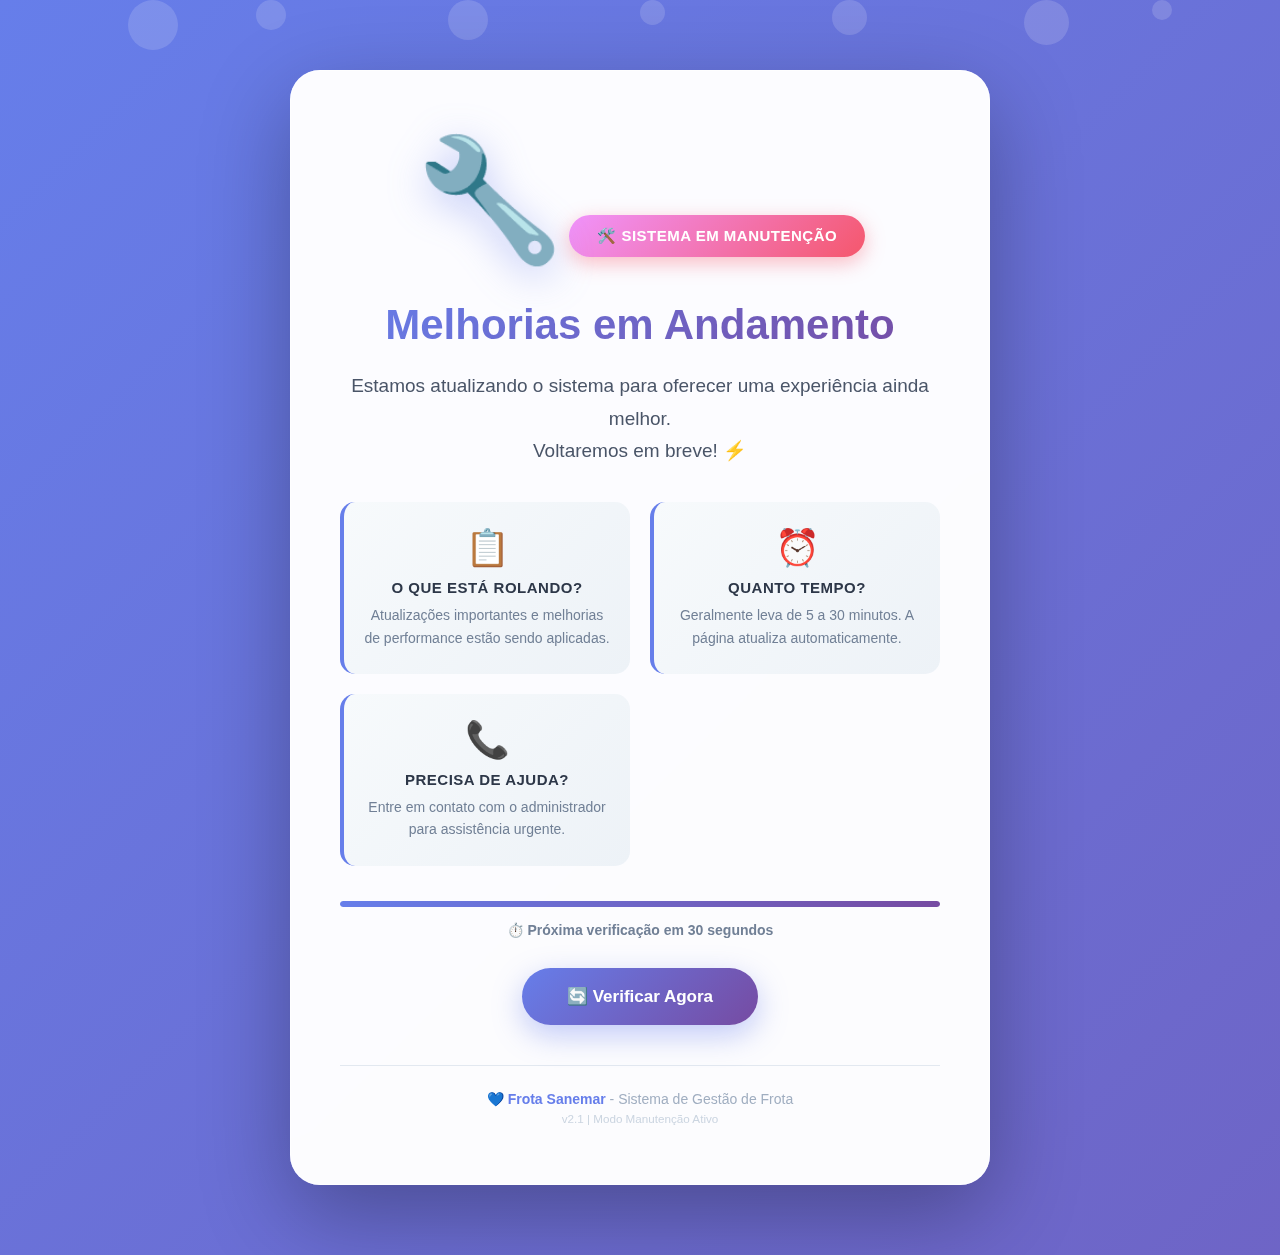
<file: templates/maintenance.html>
<!DOCTYPE html>
<html lang="pt-BR">
<head>
    <meta charset="UTF-8">
    <meta name="viewport" content="width=device-width, initial-scale=1.0">
    <title>🔧 Manutenção - Frota Sanemar</title>
    <link rel="icon" href="data:image/svg+xml,<svg xmlns=%22http://www.w3.org/2000/svg%22 viewBox=%220 0 100 100%22><text y=%22.9em%22 font-size=%2290%22>🔧</text></svg>">
    <style>
        * {
            margin: 0;
            padding: 0;
            box-sizing: border-box;
        }
        
        body {
            font-family: -apple-system, BlinkMacSystemFont, 'Segoe UI', 'Roboto', 'Oxygen', 'Ubuntu', 'Cantarell', sans-serif;
            background: linear-gradient(135deg, #667eea 0%, #764ba2 50%, #f093fb 100%);
            background-size: 400% 400%;
            animation: gradientShift 15s ease infinite;
            min-height: 100vh;
            padding: 20px;
            overflow-y: auto;
            overflow-x: hidden;
        }
        
        @keyframes gradientShift {
            0% { background-position: 0% 50%; }
            50% { background-position: 100% 50%; }
            100% { background-position: 0% 50%; }
        }
        
        /* Floating particles */
        .particles {
            position: fixed;
            top: 0;
            left: 0;
            width: 100%;
            height: 100%;
            pointer-events: none;
            z-index: 1;
        }
        
        .particle {
            position: absolute;
            background: rgba(255, 255, 255, 0.15);
            border-radius: 50%;
            animation: float 20s infinite;
        }
        
        @keyframes float {
            0%, 100% { transform: translateY(0) rotate(0deg); opacity: 0; }
            10% { opacity: 1; }
            90% { opacity: 1; }
            100% { transform: translateY(-100vh) rotate(360deg); opacity: 0; }
        }
        
        .container {
            position: relative;
            z-index: 10;
            background: rgba(255, 255, 255, 0.98);
            backdrop-filter: blur(10px);
            border-radius: 30px;
            padding: 60px 50px;
            max-width: 700px;
            width: 100%;
            margin: 50px auto;
            text-align: center;
            box-shadow: 0 30px 90px rgba(0, 0, 0, 0.3), 
                        0 0 0 1px rgba(255, 255, 255, 0.5) inset;
            animation: slideUp 0.8s cubic-bezier(0.16, 1, 0.3, 1);
        }
        
        @keyframes slideUp {
            from {
                opacity: 0;
                transform: translateY(60px) scale(0.95);
            }
            to {
                opacity: 1;
                transform: translateY(0) scale(1);
            }
        }
        
        .icon-container {
            position: relative;
            display: inline-block;
            margin-bottom: 30px;
        }
        
        .icon {
            font-size: 120px;
            display: inline-block;
            animation: wrenchRotate 3s ease-in-out infinite;
            filter: drop-shadow(0 10px 20px rgba(102, 126, 234, 0.4));
        }
        
        @keyframes wrenchRotate {
            0%, 100% { transform: rotate(-15deg); }
            50% { transform: rotate(15deg); }
        }
        
        .pulse-ring {
            position: absolute;
            top: 50%;
            left: 50%;
            transform: translate(-50%, -50%);
            width: 160px;
            height: 160px;
            border: 3px solid #667eea;
            border-radius: 50%;
            opacity: 0;
            animation: pulse 2s infinite;
        }
        
        @keyframes pulse {
            0% {
                transform: translate(-50%, -50%) scale(0.5);
                opacity: 0.8;
            }
            100% {
                transform: translate(-50%, -50%) scale(1.5);
                opacity: 0;
            }
        }
        
        .status-badge {
            display: inline-block;
            background: linear-gradient(135deg, #f093fb 0%, #f5576c 100%);
            color: white;
            padding: 12px 28px;
            border-radius: 25px;
            font-weight: 700;
            font-size: 15px;
            letter-spacing: 0.5px;
            margin-bottom: 25px;
            box-shadow: 0 6px 20px rgba(245, 87, 108, 0.4);
            animation: statusPulse 2s ease-in-out infinite;
        }
        
        @keyframes statusPulse {
            0%, 100% { transform: scale(1); }
            50% { transform: scale(1.05); }
        }
        
        h1 {
            color: #2d3748;
            font-size: 42px;
            font-weight: 800;
            margin-bottom: 20px;
            background: linear-gradient(135deg, #667eea 0%, #764ba2 100%);
            -webkit-background-clip: text;
            -webkit-text-fill-color: transparent;
            background-clip: text;
            line-height: 1.2;
        }
        
        .subtitle {
            color: #4a5568;
            font-size: 19px;
            margin-bottom: 35px;
            line-height: 1.7;
            font-weight: 400;
        }
        
        .info-grid {
            display: grid;
            grid-template-columns: repeat(auto-fit, minmax(200px, 1fr));
            gap: 20px;
            margin: 35px 0;
        }
        
        .info-card {
            background: linear-gradient(135deg, #f7fafc 0%, #edf2f7 100%);
            border-radius: 15px;
            padding: 25px 20px;
            border-left: 4px solid #667eea;
            transition: all 0.3s ease;
        }
        
        .info-card:hover {
            transform: translateY(-5px);
            box-shadow: 0 10px 30px rgba(102, 126, 234, 0.2);
        }
        
        .info-card .icon-emoji {
            font-size: 36px;
            margin-bottom: 10px;
            display: block;
        }
        
        .info-card h3 {
            color: #2d3748;
            font-size: 15px;
            font-weight: 700;
            margin-bottom: 8px;
            text-transform: uppercase;
            letter-spacing: 0.5px;
        }
        
        .info-card p {
            color: #718096;
            font-size: 14px;
            line-height: 1.6;
        }
        
        .refresh-btn {
            background: linear-gradient(135deg, #667eea 0%, #764ba2 100%);
            color: white;
            border: none;
            padding: 18px 45px;
            border-radius: 30px;
            font-size: 17px;
            font-weight: 700;
            cursor: pointer;
            margin-top: 30px;
            transition: all 0.3s cubic-bezier(0.16, 1, 0.3, 1);
            box-shadow: 0 10px 30px rgba(102, 126, 234, 0.4);
            position: relative;
            overflow: hidden;
        }
        
        .refresh-btn::before {
            content: '';
            position: absolute;
            top: 0;
            left: -100%;
            width: 100%;
            height: 100%;
            background: linear-gradient(90deg, transparent, rgba(255,255,255,0.3), transparent);
            transition: left 0.5s;
        }
        
        .refresh-btn:hover::before {
            left: 100%;
        }
        
        .refresh-btn:hover {
            transform: translateY(-3px);
            box-shadow: 0 15px 40px rgba(102, 126, 234, 0.6);
        }
        
        .refresh-btn:active {
            transform: translateY(-1px);
        }
        
        .progress-bar {
            width: 100%;
            height: 6px;
            background: #e2e8f0;
            border-radius: 10px;
            margin: 30px 0 15px;
            overflow: hidden;
        }
        
        .progress-fill {
            height: 100%;
            background: linear-gradient(90deg, #667eea 0%, #764ba2 50%, #f093fb 100%);
            background-size: 200% 100%;
            animation: progressSlide 2s linear infinite;
            border-radius: 10px;
        }
        
        @keyframes progressSlide {
            0% { background-position: 200% 0; }
            100% { background-position: -200% 0; }
        }
        
        .countdown {
            color: #718096;
            font-size: 14px;
            margin-top: 10px;
            font-weight: 600;
        }
        
        .footer {
            color: #a0aec0;
            font-size: 14px;
            margin-top: 40px;
            padding-top: 25px;
            border-top: 1px solid #e2e8f0;
        }
        
        .footer strong {
            color: #667eea;
            font-weight: 700;
        }
        
        @media (max-width: 768px) {
            .container {
                padding: 40px 30px;
                border-radius: 20px;
            }
            
            .icon {
                font-size: 80px;
            }
            
            h1 {
                font-size: 32px;
            }
            
            .subtitle {
                font-size: 16px;
            }
            
            .info-grid {
                grid-template-columns: 1fr;
            }
            
            .refresh-btn {
                width: 100%;
            }
        }
    </style>
</head>
<body>
    <!-- Floating Particles -->
    <div class="particles">
        <div class="particle" style="width: 50px; height: 50px; left: 10%; animation-delay: 0s;"></div>
        <div class="particle" style="width: 30px; height: 30px; left: 20%; animation-delay: 2s;"></div>
        <div class="particle" style="width: 40px; height: 40px; left: 35%; animation-delay: 4s;"></div>
        <div class="particle" style="width: 25px; height: 25px; left: 50%; animation-delay: 1s;"></div>
        <div class="particle" style="width: 35px; height: 35px; left: 65%; animation-delay: 3s;"></div>
        <div class="particle" style="width: 45px; height: 45px; left: 80%; animation-delay: 5s;"></div>
        <div class="particle" style="width: 20px; height: 20px; left: 90%; animation-delay: 2.5s;"></div>
    </div>

    <div class="container">
        <div class="icon-container">
            <div class="pulse-ring"></div>
            <div class="pulse-ring" style="animation-delay: 1s;"></div>
            <div class="icon">🔧</div>
        </div>
        
        <div class="status-badge">
            🛠️ SISTEMA EM MANUTENÇÃO
        </div>
        
        <h1>Melhorias em Andamento</h1>
        
        <p class="subtitle">
            Estamos atualizando o sistema para oferecer uma experiência ainda melhor.<br>
            Voltaremos em breve! ⚡
        </p>
        
        <div class="info-grid">
            <div class="info-card">
                <span class="icon-emoji">📋</span>
                <h3>O que está rolando?</h3>
                <p>Atualizações importantes e melhorias de performance estão sendo aplicadas.</p>
            </div>
            
            <div class="info-card">
                <span class="icon-emoji">⏰</span>
                <h3>Quanto tempo?</h3>
                <p>Geralmente leva de 5 a 30 minutos. A página atualiza automaticamente.</p>
            </div>
            
            <div class="info-card">
                <span class="icon-emoji">📞</span>
                <h3>Precisa de ajuda?</h3>
                <p>Entre em contato com o administrador para assistência urgente.</p>
            </div>
        </div>
        
        <div class="progress-bar">
            <div class="progress-fill"></div>
        </div>
        
        <div class="countdown">
            ⏱️ Próxima verificação em <span id="countdown">30</span> segundos
        </div>
        
        <button class="refresh-btn" onclick="window.location.reload()">
            🔄 Verificar Agora
        </button>
        
        <div class="footer">
            <strong>💙 Frota Sanemar</strong> - Sistema de Gestão de Frota<br>
            <small style="color: #cbd5e0; margin-top: 5px; display: block;">v2.1 | Modo Manutenção Ativo</small>
        </div>
    </div>
    
    <script>
        // Countdown timer
        let seconds = 30;
        const countdownEl = document.getElementById('countdown');
        
        const interval = setInterval(() => {
            seconds--;
            countdownEl.textContent = seconds;
            
            if (seconds <= 0) {
                clearInterval(interval);
                console.log('⏰ Auto-refresh após 30 segundos');
                window.location.reload();
            }
        }, 1000);
        
        // Log para debug
        console.log('🔧 Página de manutenção carregada');
        console.log('⏱️ Auto-refresh configurado para 30 segundos');
    </script>
</body>
</html>
</file>
